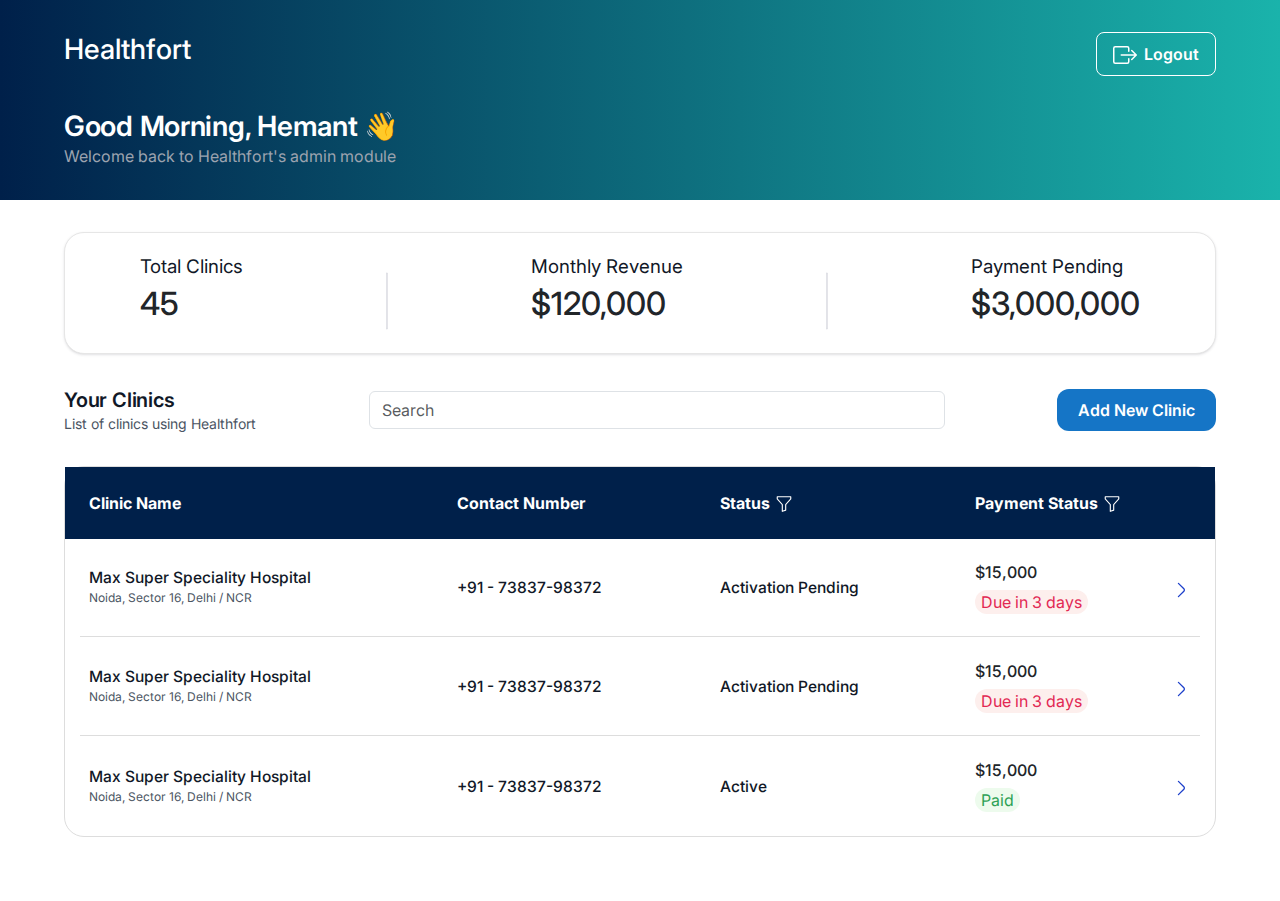
<file: index.html>
<!DOCTYPE html>
<html lang="en">
  <head>
    <meta charset="UTF-8" />
    <meta name="viewport" content="width=device-width, initial-scale=1.0" />
    <title>Admin Dashboard</title>
    <link
      href="https://cdn.jsdelivr.net/npm/bootstrap@5.3.3/dist/css/bootstrap.min.css"
      rel="stylesheet"
      integrity="sha384-QWTKZyjpPEjISv5WaRU9OFeRpok6YctnYmDr5pNlyT2bRjXh0JMhjY6hW+ALEwIH"
      crossorigin="anonymous"
    />
    <link rel="stylesheet" href="css/admin-styles.css" />
    <link rel="stylesheet" href="css/admin-variables.css" />
    <link rel="preconnect" href="https://fonts.googleapis.com" />
    <link rel="preconnect" href="https://fonts.gstatic.com" crossorigin />
    <link
      href="https://fonts.googleapis.com/css2?family=Inter:wght@100..900&display=swap"
      rel="stylesheet"
    />
  </head>
  <body>
    <!-- Empty Modal Div -->
    <div id="modal-container"></div>

    <header class="header-container">
      <div class="nav">
        <h3 class="nav-heading">Healthfort</h3>
        <button class="btn btn-logout" id="logoutBtn">
          <span class="icon-logout">
            <svg
              xmlns="http://www.w3.org/2000/svg"
              width="24"
              height="24"
              fill="currentColor"
              class="bi bi-box-arrow-right"
              viewBox="0 0 16 16"
            >
              <path
                fill-rule="evenodd"
                d="M10 12.5a.5.5 0 0 1-.5.5h-8a.5.5 0 0 1-.5-.5v-9a.5.5 0 0 1 .5-.5h8a.5.5 0 0 1 .5.5v2a.5.5 0 0 0 1 0v-2A1.5 1.5 0 0 0 9.5 2h-8A1.5 1.5 0 0 0 0 3.5v9A1.5 1.5 0 0 0 1.5 14h8a1.5 1.5 0 0 0 1.5-1.5v-2a.5.5 0 0 0-1 0z"
              />
              <path
                fill-rule="evenodd"
                d="M15.854 8.354a.5.5 0 0 0 0-.708l-3-3a.5.5 0 0 0-.708.708L14.293 7.5H5.5a.5.5 0 0 0 0 1h8.793l-2.147 2.146a.5.5 0 0 0 .708.708z"
              />
            </svg>
          </span>
          Logout
        </button>
      </div>

      <div class="welcome-header">
        <div class="header-content">
          <p style="color: white">Good Morning, Hemant &#128075;</p>
          <p>Welcome back to Healthfort's admin module</p>
        </div>
      </div>
    </header>

    <main class="center-area">
      <div class="metrics">
        <div class="clinics">
          <p class="metrics-heading">Total Clinics</p>
          <h2>45</h2>
        </div>
        <svg
          xmlns="http://www.w3.org/2000/svg"
          class="metric-separator"
          viewBox="0 0 2 56"
          fill="none"
        >
          <mask id="path-1-inside-1_232_1969" fill="white">
            <path d="M1.33334 0H0.333344V56H1.33334V0Z" />
          </mask>
          <path
            d="M1.33334 0V-1H2.33334V0H1.33334ZM0.333344 0H-0.666656V-1H0.333344V0ZM0.333344 56V57H-0.666656V56H0.333344ZM1.33334 56H2.33334V57H1.33334V56ZM1.33334 1H0.333344V-1H1.33334V1ZM1.33334 0V56H-0.666656V0H1.33334ZM0.333344 55H1.33334V57H0.333344V55ZM0.333344 56V0H2.33334V56H0.333344Z"
            fill="#ECEDF3"
            mask="url(#path-1-inside-1_232_1969)"
          />
        </svg>
        <div class="monthly-rev">
          <p class="metrics-heading">Monthly Revenue</p>
          <h2>$120,000</h2>
        </div>
        <svg
          xmlns="http://www.w3.org/2000/svg"
          class="metric-separator"
          width="2"
          height="56"
          viewBox="0 0 2 56"
          fill="none"
        >
          <mask id="path-1-inside-1_232_1969" fill="white">
            <path d="M1.33334 0H0.333344V56H1.33334V0Z" />
          </mask>
          <path
            d="M1.33334 0V-1H2.33334V0H1.33334ZM0.333344 0H-0.666656V-1H0.333344V0ZM0.333344 56V57H-0.666656V56H0.333344ZM1.33334 56H2.33334V57H1.33334V56ZM1.33334 1H0.333344V-1H1.33334V1ZM1.33334 0V56H-0.666656V0H1.33334ZM0.333344 55H1.33334V57H0.333344V55ZM0.333344 56V0H2.33334V56H0.333344Z"
            fill="#ECEDF3"
            mask="url(#path-1-inside-1_232_1969)"
          />
        </svg>
        <div class="payment-pending">
          <p class="metrics-heading">Payment Pending</p>
          <h2>$3,000,000</h2>
        </div>
      </div>
      <div class="search-clinic">
        <div class="search-clinic-text">
          <p>Your Clinics</p>
          <p>List of clinics using Healthfort</p>
        </div>
        <div class="search-bar">
          <input type="text" class="form-control" placeholder="Search" />
        </div>
        <a href="/new-clinic.html" class="btn btn-new-clinic">Add New Clinic</a>
      </div>

      <table class="clinic-table">
        <colgroup>
          <col />
          <col />
          <col />
          <col />
        </colgroup>
        <thead>
          <tr>
            <th>Clinic Name</th>
            <th>Contact Number</th>
            <!-- <th>
              <div class="status d-flex align-items-center">
                <p style="margin-right: 5px">Status</p>
                <svg
                  xmlns="http://www.w3.org/2000/svg"
                  width="16"
                  height="16"
                  fill="currentColor"
                  class="bi bi-funnel filter-icon"
                  viewBox="0 0 16 16"
                  id="filterStatus"
                >
                  <path
                    d="M1.5 1.5A.5.5 0 0 1 2 1h12a.5.5 0 0 1 .5.5v2a.5.5 0 0 1-.128.334L10 8.692V13.5a.5.5 0 0 1-.342.474l-3 1A.5.5 0 0 1 6 14.5V8.692L1.628 3.834A.5.5 0 0 1 1.5 3.5zm1 .5v1.308l4.372 4.858A.5.5 0 0 1 7 8.5v5.306l2-.666V8.5a.5.5 0 0 1 .128-.334L13.5 3.308V2z"
                  />
                </svg>
              </div>
            </th> -->
            <th>
              <div class="filter-status d-flex align-items-center">
                <p style="margin-right: 5px">Status</p>
                <div class="dropdown">
                  <a class="dropdown-toggle" href="#" role="button" id="statusDropdown" data-bs-toggle="dropdown" data-bs-auto-close="outside" aria-expanded="false" style="color:white">
                    <svg xmlns="http://www.w3.org/2000/svg" width="18" height="18" fill="currentColor" class="bi bi-funnel filter-icon" viewBox="0 0 16 16">
                      <path d="M1.5 1.5A.5.5 0 0 1 2 1h12a.5.5 0 0 1 .5.5v2a.5.5 0 0 1-.128.334L10 8.692V13.5a.5.5 0 0 1-.342.474l-3 1A.5.5 0 0 1 6 14.5V8.692L1.628 3.834A.5.5 0 0 1 1.5 3.5zm1 .5v1.308l4.372 4.858A.5.5 0 0 1 7 8.5v5.306l2-.666V8.5a.5.5 0 0 1 .128-.334L13.5 3.308V2z"/>
                    </svg>
                  </a>
                  <ul class="dropdown-menu px-4" aria-labelledby="statusDropdown">
                    <li>
                      <div class="dropdown-header modal-title p-0">Show clinics with status</div>
                    </li>
                    <li class="pt-2"><input class="form-check-input" type="checkbox" id="active"><label for="active" class="form-check-label">Active</label></li>
                    <li><input class="form-check-input" type="checkbox" id="activation"><label for="activation" class="form-check-label">Activation Pending</label></li>
                    <li class="pb-3"><input class="form-check-input" type="checkbox" id="expired"><label for="expired" class="form-check-label">Expired</label></li>
                    <!-- <li>
                      <div class="dropdown-divider"></div>
                    </li> -->
                    
                    <div class="dropdown-btns d-flex flex-row justify-content-evenly">
                        <button class="btn btn-cancel" type="button">Cancel</button>
                        <button class="btn btn-accept" type="button">Apply</button>
                    </div>
                    
                  </ul>
                </div>
              </div>
            </th>
            
            <!-- <th>
              <div class="status d-flex align-items-center">
                <p style="margin-right: 5px">Payment Status</p>
                <svg
                  xmlns="http://www.w3.org/2000/svg"
                  width="16"
                  height="16"
                  fill="currentColor"
                  class="bi bi-funnel filter-icon"
                  viewBox="0 0 16 16"
                  id="filterPayment"
                >
                  <path
                    d="M1.5 1.5A.5.5 0 0 1 2 1h12a.5.5 0 0 1 .5.5v2a.5.5 0 0 1-.128.334L10 8.692V13.5a.5.5 0 0 1-.342.474l-3 1A.5.5 0 0 1 6 14.5V8.692L1.628 3.834A.5.5 0 0 1 1.5 3.5zm1 .5v1.308l4.372 4.858A.5.5 0 0 1 7 8.5v5.306l2-.666V8.5a.5.5 0 0 1 .128-.334L13.5 3.308V2z"
                  />
                </svg>
              </div>
            </th> -->

            <th>
              <div class="filter-payment d-flex align-items-center">
                <p style="margin-right: 5px"> Payment Status</p>
                <div class="dropdown">
                  <a class="dropdown-toggle" href="#" role="button" id="statusDropdown" data-bs-toggle="dropdown" data-bs-auto-close="outside" aria-expanded="false" style="color:white">
                    <svg xmlns="http://www.w3.org/2000/svg" width="18" height="18" fill="currentColor" class="bi bi-funnel filter-icon" viewBox="0 0 16 16">
                      <path d="M1.5 1.5A.5.5 0 0 1 2 1h12a.5.5 0 0 1 .5.5v2a.5.5 0 0 1-.128.334L10 8.692V13.5a.5.5 0 0 1-.342.474l-3 1A.5.5 0 0 1 6 14.5V8.692L1.628 3.834A.5.5 0 0 1 1.5 3.5zm1 .5v1.308l4.372 4.858A.5.5 0 0 1 7 8.5v5.306l2-.666V8.5a.5.5 0 0 1 .128-.334L13.5 3.308V2z"/>
                    </svg>
                  </a>
                  <ul class="dropdown-menu px-4" aria-labelledby="statusDropdown">
                    <li>
                      <div class="dropdown-header modal-title p-0">Show clinics with payment</div>
                    </li>
                    <li class="pt-2"><input class="form-check-input" type="checkbox" id="option1"><label for="option1" class="form-check-label">Overdue</label></li>
                    <li><input class="form-check-input" type="checkbox" id="option2"><label for="option2" class="form-check-label">Due this week</label></li>
                    <li><input class="form-check-input" type="checkbox" id="option4"><label for="option4" class="form-check-label">Due this month</label></li>
                    <li><input class="form-check-input" type="checkbox" id="option5"><label for="option5" class="form-check-label">Due this quarter</label></li>
                    <li class="pb-3"><input class="form-check-input" type="checkbox" id="option6"><label for="option6" class="form-check-label">Paid</label></li>
                    
                    
                    <div class="dropdown-btns d-flex flex-row justify-content-evenly">
                        <button class="btn btn-cancel" type="button">Cancel</button>
                        <button class="btn btn-accept" type="button">Apply</button>
                    </div>
                    
                  </ul>
                </div>
              </div>
            </th>
          </tr>
        </thead>
        <tbody>
          <!-- Row 1 -->

          <tr>
            <td>
              <div class="clinic-content">
                <p class="clinic-name">Max Super Speciality Hospital</p>
                <p class="clinic-address">Noida, Sector 16, Delhi / NCR</p>
              </div>
            </td>
            <td class="contact-number">+91 - 73837-98372</td>
            <td class="clinic-status">Activation Pending</td>
            <td>
              <div class="payment-status">
                <div class="payment-info">
                  <h6>$15,000</h6>
                  <div class="payment-chip chip-red">Due in 3 days</div>
                </div>
                <div class="right-arrow">
                  <a href="/clinic-details.html" class="text-decoration-none">
                    <span
                      ><svg
                        xmlns="http://www.w3.org/2000/svg"
                        width="20"
                        height="20"
                        viewBox="0 0 20 20"
                        fill="none"
                      >
                        <path
                          d="M7.42499 16.6L12.8583 11.1667C13.5 10.525 13.5 9.475 12.8583 8.83334L7.42499 3.4"
                          stroke="#1C3FCA"
                          stroke-width="1.3"
                          stroke-miterlimit="10"
                          stroke-linecap="round"
                          stroke-linejoin="round"
                        />
                      </svg>
                    </span>
                  </a>
                </div>
              </div>
            </td>
          </tr>

          <!-- Row 2 -->
          <tr>
            <td>
              <div class="clinic-content">
                <p class="clinic-name">Max Super Speciality Hospital</p>
                <p class="clinic-address">Noida, Sector 16, Delhi / NCR</p>
              </div>
            </td>
            <td class="contact-number">+91 - 73837-98372</td>
            <td class="clinic-status">Activation Pending</td>
            <td>
              <div class="payment-status">
                <div class="payment-info">
                  <h6>$15,000</h6>
                  <div class="payment-chip chip-red">Due in 3 days</div>
                </div>
                <div class="right-arrow">
                  <a href="/clinic-details.html" class="text-decoration-none">
                    <span
                      ><svg
                        xmlns="http://www.w3.org/2000/svg"
                        width="20"
                        height="20"
                        viewBox="0 0 20 20"
                        fill="none"
                      >
                        <path
                          d="M7.42499 16.6L12.8583 11.1667C13.5 10.525 13.5 9.475 12.8583 8.83334L7.42499 3.4"
                          stroke="#1C3FCA"
                          stroke-width="1.3"
                          stroke-miterlimit="10"
                          stroke-linecap="round"
                          stroke-linejoin="round"
                        />
                      </svg>
                    </span>
                  </a>
                </div>
              </div>
            </td>
          </tr>

          <!-- Row 3 -->
          <tr>
            <td>
              <div class="clinic-content">
                <p class="clinic-name">Max Super Speciality Hospital</p>
                <p class="clinic-address">Noida, Sector 16, Delhi / NCR</p>
              </div>
            </td>
            <td class="contact-number">+91 - 73837-98372</td>
            <td class="clinic-status">Active</td>
            <td>
              <div class="payment-status">
                <div class="payment-info">
                  <h6>$15,000</h6>
                  <div class="payment-chip chip-green">Paid</div>
                </div>
                <div class="right-arrow">
                  <a href="/clinic-details.html" class="text-decoration-none">
                    <span
                      ><svg
                        xmlns="http://www.w3.org/2000/svg"
                        width="20"
                        height="20"
                        viewBox="0 0 20 20"
                        fill="none"
                      >
                        <path
                          d="M7.42499 16.6L12.8583 11.1667C13.5 10.525 13.5 9.475 12.8583 8.83334L7.42499 3.4"
                          stroke="#1C3FCA"
                          stroke-width="1.3"
                          stroke-miterlimit="10"
                          stroke-linecap="round"
                          stroke-linejoin="round"
                        />
                      </svg>
                    </span>
                  </a>
                </div>
              </div>
            </td>
          </tr>
        </tbody>
      </table>

      <!-- Modal HTML -->
      <!-- <div
        class="modal fade"
        id="filterModal"
        tabindex="-1"
        aria-labelledby="filterModalLabel"
        aria-hidden="true"
      >
        <div class="modal-dialog filter-modal-dialog">
          <div class="modal-content">
            <div class="modal-header">
              <h5 class="modal-title" id="filterModalHeader"></h5>
              <button
                type="button"
                class="btn-close"
                data-bs-dismiss="modal"
                aria-label="Close"
              ></button>
            </div>
            <div class="modal-body" id="filterModalContent">
              
            </div>
            <div class="modal-footer">
              <button
                type="button"
                class="btn btn-cancel"
                data-bs-dismiss="modal"
              >
                Cancel
              </button>
              <button type="button" class="btn btn-accept" id="applyFilterBtn">
                Apply
              </button>
            </div>
          </div>
        </div>
      </div> -->
      
    </main>

    <script
      src="https://cdn.jsdelivr.net/npm/bootstrap@5.3.3/dist/js/bootstrap.bundle.min.js"
      integrity="sha384-YvpcrYf0tY3lHB60NNkmXc5s9fDVZLESaAA55NDzOxhy9GkcIdslK1eN7N6jIeHz"
      crossorigin="anonymous"
    ></script>
    <script src="js/modal.js"></script>
    <!-- <script src="js/modal-filter.js"></script> -->
  </body>
</html>
</file>
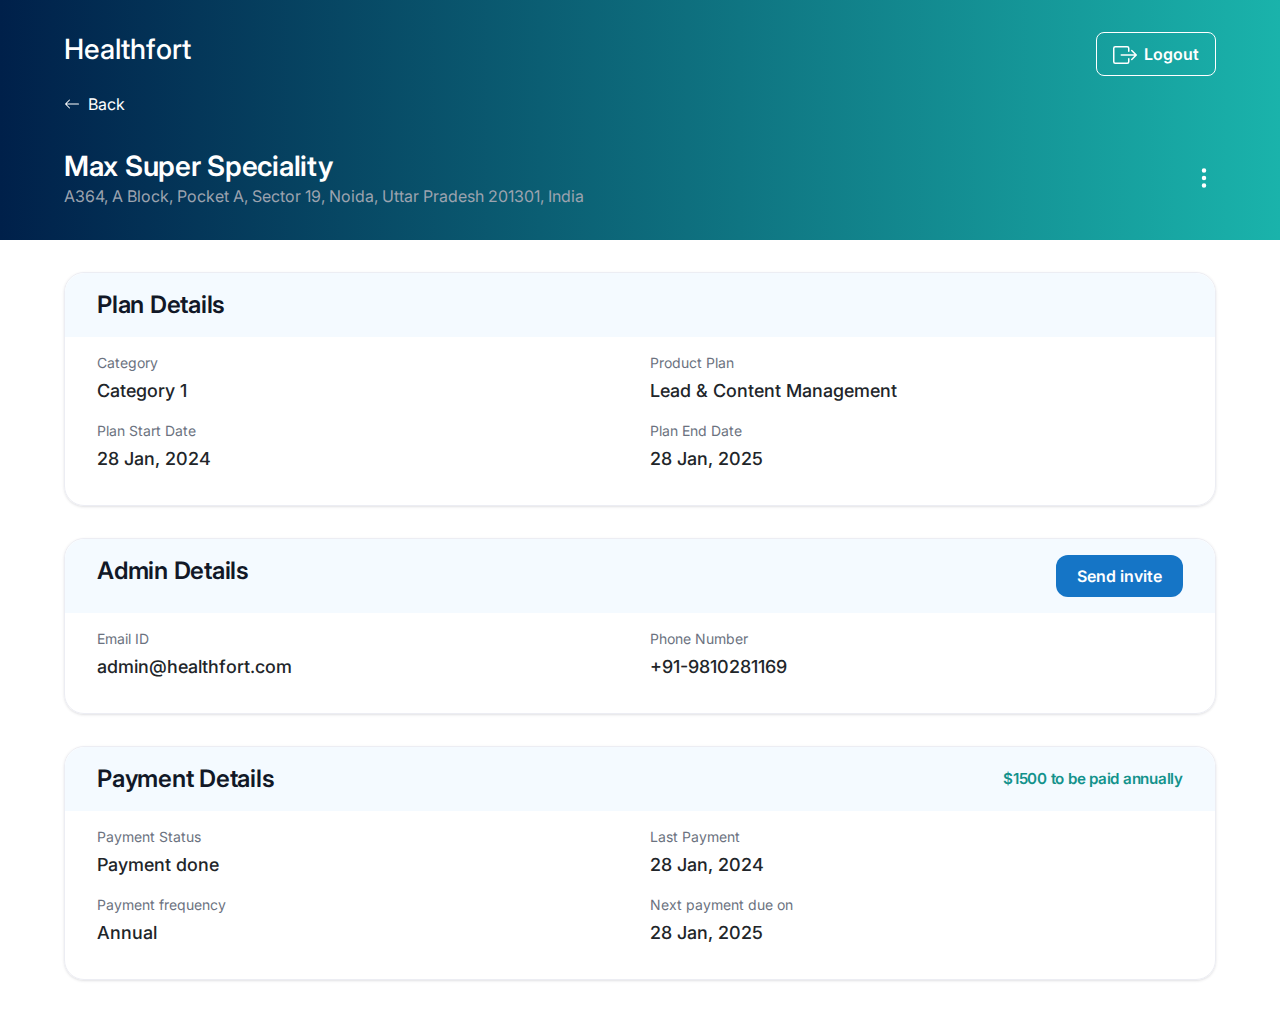
<file: clinic-details.html>
<!DOCTYPE html>
<html lang="en">
  <head>
    <meta charset="UTF-8" />
    <meta name="viewport" content="width=device-width, initial-scale=1.0" />
    <title>Clinic Details</title>
    <link
      href="https://cdn.jsdelivr.net/npm/bootstrap@5.3.3/dist/css/bootstrap.min.css"
      rel="stylesheet"
      integrity="sha384-QWTKZyjpPEjISv5WaRU9OFeRpok6YctnYmDr5pNlyT2bRjXh0JMhjY6hW+ALEwIH"
      crossorigin="anonymous"
    />
    <link rel="stylesheet" href="css/admin-styles.css" />
    <link rel="stylesheet" href="css/admin-variables.css" />
    <link rel="preconnect" href="https://fonts.googleapis.com" />
    <link rel="preconnect" href="https://fonts.gstatic.com" crossorigin />
    <link
      href="https://fonts.googleapis.com/css2?family=Inter:wght@100..900&display=swap"
      rel="stylesheet"
    />
  </head>
  <body>

    
      <!-- Empty Modal Div -->
      <div id="modal-container"></div>
  

    <header class="header-container">
        <div class="nav">
            <h3 class="nav-heading"> Healthfort</h3>
            <button class="btn btn-logout" id="logoutBtn"> <span class="icon-logout"> <svg xmlns="http://www.w3.org/2000/svg" width="24" height="24" fill="currentColor" class="bi bi-box-arrow-right" viewBox="0 0 16 16">
                <path fill-rule="evenodd" d="M10 12.5a.5.5 0 0 1-.5.5h-8a.5.5 0 0 1-.5-.5v-9a.5.5 0 0 1 .5-.5h8a.5.5 0 0 1 .5.5v2a.5.5 0 0 0 1 0v-2A1.5 1.5 0 0 0 9.5 2h-8A1.5 1.5 0 0 0 0 3.5v9A1.5 1.5 0 0 0 1.5 14h8a1.5 1.5 0 0 0 1.5-1.5v-2a.5.5 0 0 0-1 0z"/>
                <path fill-rule="evenodd" d="M15.854 8.354a.5.5 0 0 0 0-.708l-3-3a.5.5 0 0 0-.708.708L14.293 7.5H5.5a.5.5 0 0 0 0 1h8.793l-2.147 2.146a.5.5 0 0 0 .708.708z"/>
              </svg> </span> Logout </button>
        </div>
        <div class="back-to-dash mt-3">
          <a href="/index.html" class="text-decoration-none d-flex align-items-center" style="color: white;">
            <svg xmlns="http://www.w3.org/2000/svg" width="16" height="16" fill="currentColor" class="bi bi-arrow-left mr-2 me-2" viewBox="0 0 16 16">
              <path fill-rule="evenodd" d="M15 8a.5.5 0 0 0-.5-.5H2.707l3.147-3.146a.5.5 0 1 0-.708-.708l-4 4a.5.5 0 0 0 0 .708l4 4a.5.5 0 0 0 .708-.708L2.707 8.5H14.5A.5.5 0 0 0 15 8" />
            </svg>
            Back
          </a>
        </div>
        <div class="clinic-details-header">
          <div class="header-content">
            <p> Max Super Speciality </p>
            <p> A364, A Block, Pocket A, Sector 19, Noida, Uttar Pradesh 201301, India </p>
          </div>
          <div class="dropdown">
            <a class="dropdown-toggle" style="color:white" href="#" data-bs-toggle="dropdown" aria-expanded="false">
              <span><svg xmlns="http://www.w3.org/2000/svg" width="24" height="36" fill="currentColor" class="bi bi-three-dots-vertical" viewBox="0 0 16 16">
                <path d="M9.5 13a1.5 1.5 0 1 1-3 0 1.5 1.5 0 0 1 3 0m0-5a1.5 1.5 0 1 1-3 0 1.5 1.5 0 0 1 3 0m0-5a1.5 1.5 0 1 1-3 0 1.5 1.5 0 0 1 3 0"/>
              </svg></span>
            </a>
          
            <ul class="dropdown-menu mt-3">
              <li><a class="dropdown-item" href="/edit-clinic.html">Update Details</a></li>
              <li><a class="dropdown-item" href="#">Deactivate Clinic</a></li>
              <li><a class="dropdown-item" href="#">Remove Clinic</a></li>
            </ul>
          </div>
          
           
        </div>

        
    </header>


    <main>
      <div class="plan-details sub-div">
        <div class="plan-heading">
          <p> Plan Details </p>
        </div>
        <div class="plan-content">
          <div class="plan-inner">
            <p> Category  </p>
            <p> Category 1 </p>
          </div>
          <div class="plan-inner">
            <p> Product Plan </p>
            <p> Lead & Content Management </p>
          </div>
          <div class="plan-inner">
            <p> Plan Start Date </p>
            <p> 28 Jan, 2024 </p>
          </div>
          <div class="plan-inner">
            <p> Plan End Date </p>
            <p> 28 Jan, 2025 </p>
          </div>
        </div>
      </div>
      <div class="admin-details sub-div">
        <div class="plan-heading d-flex justify-content-between">
          <p> Admin Details </p>
          <button class="btn btn-new-clinic" id="confirmInviteBtn"> Send invite </button>
        </div>
        <div class="plan-content">
          <div class="plan-inner">
            <p> Email ID </p>
            <p> admin@healthfort.com </p>
          </div>
          <div class="plan-inner">
            <p> Phone Number </p>
            <p> +91-9810281169 </p>
          </div>
        </div>
      </div>






      <div class="payment-details sub-div">
        <div class="plan-heading d-flex justify-content-between">
          <p> Payment Details </p>
          <p style="color:#13928C; font-size: 0.95rem;"> $1500 to be paid annually</p>
        </div>
        <div class="plan-content">
          <div class="plan-inner">
            <p> Payment Status </p>
            <p> Payment done </p>
          </div>
          <div class="plan-inner">
            <p> Last Payment </p>
            <p> 28 Jan, 2024 </p>
          </div>
          <div class="plan-inner">
            <p> Payment frequency </p>
            <p> Annual </p>
          </div>
          <div class="plan-inner">
            <p> Next payment due on </p>
            <p> 28 Jan, 2025 </p>
          </div>
        </div>
      </div>
    </main>



    <script
      src="https://cdn.jsdelivr.net/npm/bootstrap@5.3.3/dist/js/bootstrap.bundle.min.js"
      integrity="sha384-YvpcrYf0tY3lHB60NNkmXc5s9fDVZLESaAA55NDzOxhy9GkcIdslK1eN7N6jIeHz"
      crossorigin="anonymous"
    ></script>
    <script src="js/modal.js"></script>
  </body>
</html>
</file>
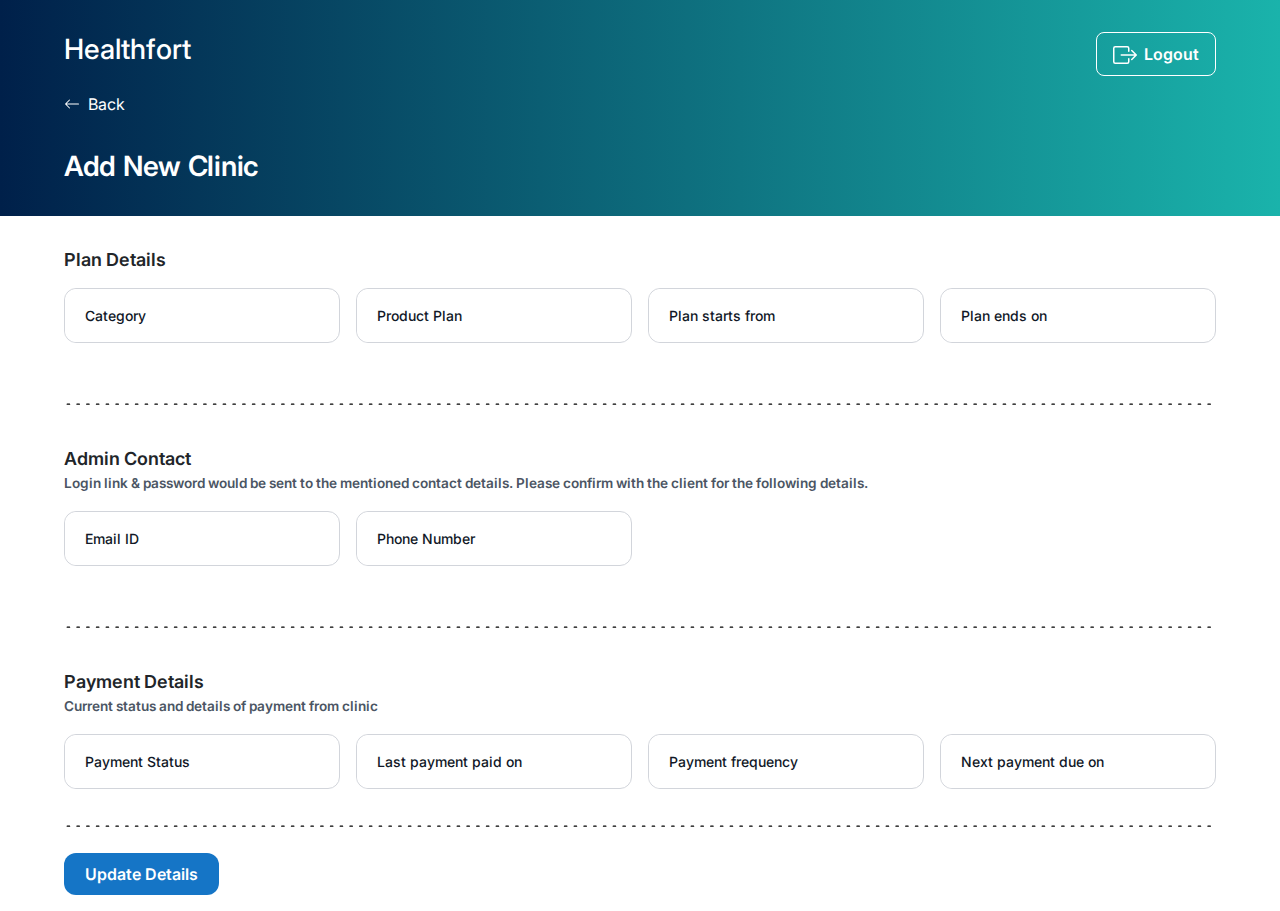
<file: edit-clinic.html>
<!DOCTYPE html>
<html lang="en">
  <head>
    <meta charset="UTF-8" />
    <meta name="viewport" content="width=device-width, initial-scale=1.0" />
    <title>Edit Clinic</title>
    <link
      href="https://cdn.jsdelivr.net/npm/bootstrap@5.3.3/dist/css/bootstrap.min.css"
      rel="stylesheet"
      integrity="sha384-QWTKZyjpPEjISv5WaRU9OFeRpok6YctnYmDr5pNlyT2bRjXh0JMhjY6hW+ALEwIH"
      crossorigin="anonymous"
    />
    <link rel="stylesheet" href="css/admin-styles.css" />
    <link rel="stylesheet" href="css/admin-variables.css" />
    <link rel="preconnect" href="https://fonts.googleapis.com" />
    <link rel="preconnect" href="https://fonts.gstatic.com" crossorigin />
    <link
      href="https://fonts.googleapis.com/css2?family=Inter:wght@100..900&display=swap"
      rel="stylesheet"
    />
  </head>
  <body>

    <!-- Empty Modal Div -->
    <div id="modal-container"></div>

    <header class="header-container">
      <div class="nav">
        <h3 class="nav-heading">Healthfort</h3>
        <button class="btn btn-logout" id="logoutBtn">
          <span class="icon-logout">
            <svg
              xmlns="http://www.w3.org/2000/svg"
              width="24"
              height="24"
              fill="currentColor"
              class="bi bi-box-arrow-right"
              viewBox="0 0 16 16"
            >
              <path
                fill-rule="evenodd"
                d="M10 12.5a.5.5 0 0 1-.5.5h-8a.5.5 0 0 1-.5-.5v-9a.5.5 0 0 1 .5-.5h8a.5.5 0 0 1 .5.5v2a.5.5 0 0 0 1 0v-2A1.5 1.5 0 0 0 9.5 2h-8A1.5 1.5 0 0 0 0 3.5v9A1.5 1.5 0 0 0 1.5 14h8a1.5 1.5 0 0 0 1.5-1.5v-2a.5.5 0 0 0-1 0z"
              />
              <path
                fill-rule="evenodd"
                d="M15.854 8.354a.5.5 0 0 0 0-.708l-3-3a.5.5 0 0 0-.708.708L14.293 7.5H5.5a.5.5 0 0 0 0 1h8.793l-2.147 2.146a.5.5 0 0 0 .708.708z"
              />
            </svg>
          </span>
          Logout
        </button>
      </div>
      <div class="back-to-dash mt-3">
        <a href="/index.html" class="text-decoration-none d-flex align-items-center" style="color: white;">
          <svg xmlns="http://www.w3.org/2000/svg" width="16" height="16" fill="currentColor" class="bi bi-arrow-left mr-2 me-2" viewBox="0 0 16 16">
            <path fill-rule="evenodd" d="M15 8a.5.5 0 0 0-.5-.5H2.707l3.147-3.146a.5.5 0 1 0-.708-.708l-4 4a.5.5 0 0 0 0 .708l4 4a.5.5 0 0 0 .708-.708L2.707 8.5H14.5A.5.5 0 0 0 15 8" />
          </svg>
          Back
        </a>
      </div>

      <div class="new-clinic-header">
        <div class="header-content">
          <p style="color: white">Add New Clinic</p>
        </div>
      </div>
    </header>

    <main>
      <div class="add-plan new-clinic-sub">
        <p class="mb-3">Plan Details</p>

        <div class="input-four-grid mb-3">
          <div class="input-with-icon">
            <input type="text" placeholder="Category" />
          </div>
          <div class="input-with-icon">
            <input type="text" placeholder="Product Plan" />
          </div>
          <div class="input-with-icon">
            <input type="text" placeholder="Plan starts from" />
          </div>
          <div class="input-with-icon">
            <input type="text" placeholder="Plan ends on" />
          </div>
        </div>
      </div>
      <svg
        xmlns="http://www.w3.org/2000/svg"
        class="divider"
        viewBox="0 0 942 2"
        fill="none"
      >
        <path
          d="M1 1H941"
          stroke="black"
          stroke-linecap="round"
          stroke-linejoin="round"
          stroke-dasharray="2 6"
        />
      </svg>
      <div class="add-admin new-clinic-sub">
        <p>Admin Contact</p>
        <p class="mb-3" style="font-size: 0.85rem; color: var(--color-neutral)">
          Login link & password would be sent to the mentioned contact details.
          Please confirm with the client for the following details.
        </p>
        <div class="input-four-grid mb-3">
          <div class="input-with-icon">
            <input type="text" placeholder="Email ID" />
          </div>
          <div class="input-with-icon">
            <input type="text" placeholder="Phone Number" />
          </div>
        </div>
      </div>

      <svg
        xmlns="http://www.w3.org/2000/svg"
        class="divider"
        viewBox="0 0 942 2"
        fill="none"
      >
        <path
          d="M1 1H941"
          stroke="black"
          stroke-linecap="round"
          stroke-linejoin="round"
          stroke-dasharray="2 6"
        />
      </svg>
      <div class="add-payment new-clinic-sub">
        <p>Payment Details</p>
        <p class="mb-3" style="font-size: 0.85rem; color: var(--color-neutral)">
          Current status and details of payment from clinic
        </p>
        <div class="input-four-grid mb-3">
          <div class="input-with-icon">
            <input type="text" placeholder="Payment Status" />
          </div>
          <div class="input-with-icon">
            <input type="text" placeholder="Last payment paid on" />
          </div>
          <div class="input-with-icon">
            <input type="text" placeholder="Payment frequency" />
          </div>
          <div class="input-with-icon">
            <input type="text" placeholder="Next payment due on" />
          </div>
        </div>
      </div>
      <svg
        xmlns="http://www.w3.org/2000/svg"
        class="divider"
        viewBox="0 0 942 2"
        fill="none"
      >
        <path
          d="M1 1H941"
          stroke="black"
          stroke-linecap="round"
          stroke-linejoin="round"
          stroke-dasharray="2 6"
        />
      </svg>
      <button
        class="btn btn-new-clinic"
        style="margin: 1rem 4rem;"
        id="confirmEditBtn"
      >
        Update Details
      </button>

    </main>

    <script
      src="https://cdn.jsdelivr.net/npm/bootstrap@5.3.3/dist/js/bootstrap.bundle.min.js"
      integrity="sha384-YvpcrYf0tY3lHB60NNkmXc5s9fDVZLESaAA55NDzOxhy9GkcIdslK1eN7N6jIeHz"
      crossorigin="anonymous"
    ></script>
    <script src="js/modal.js"></script>
  </body>
</html>
</file>
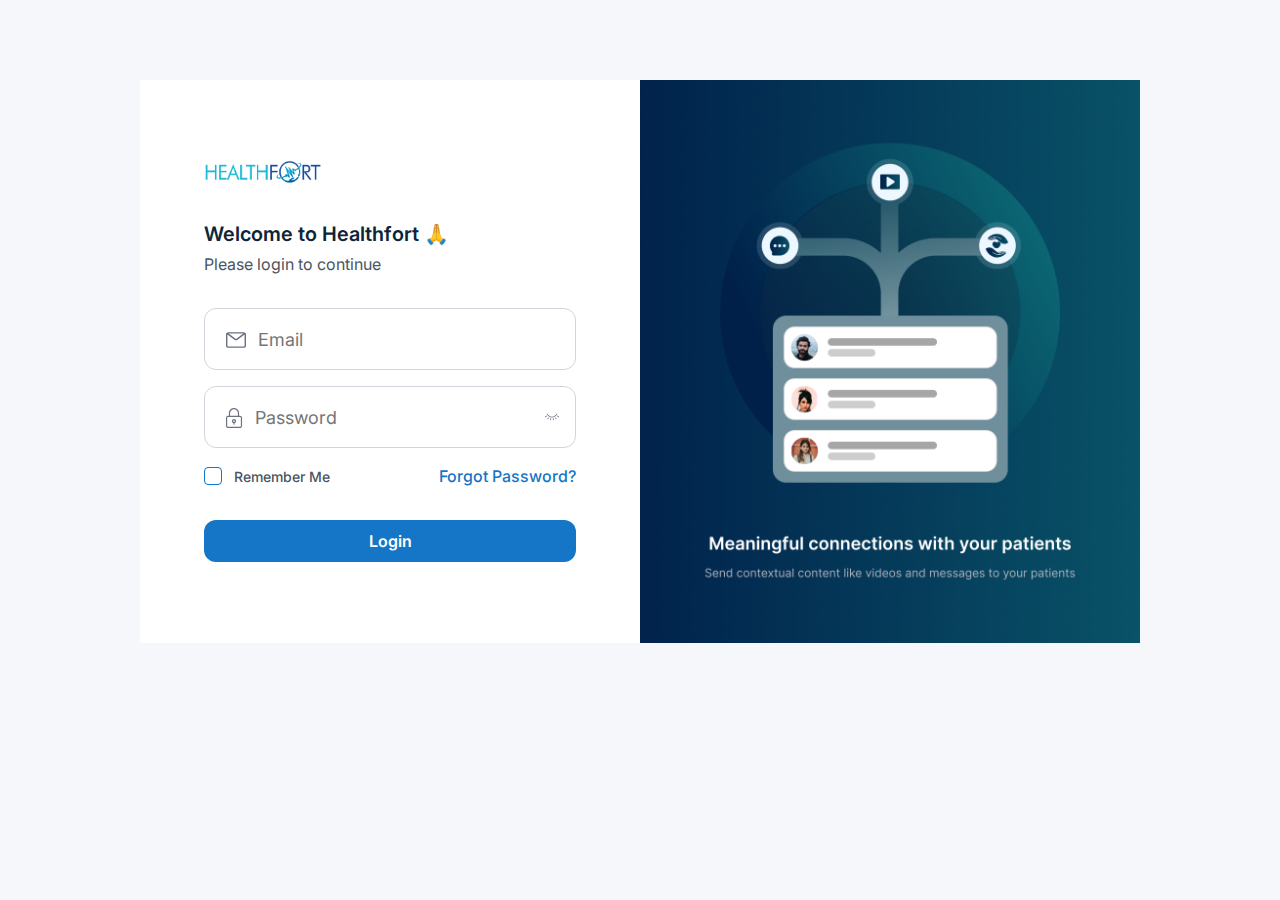
<file: login.html>
<!DOCTYPE html>
<html lang="en">
  <head>
    <meta charset="UTF-8" />
    <meta name="viewport" content="width=device-width, initial-scale=1.0" />
    <title>Login Page</title>
    <link
      href="https://cdn.jsdelivr.net/npm/bootstrap@5.3.3/dist/css/bootstrap.min.css"
      rel="stylesheet"
      integrity="sha384-QWTKZyjpPEjISv5WaRU9OFeRpok6YctnYmDr5pNlyT2bRjXh0JMhjY6hW+ALEwIH"
      crossorigin="anonymous"
    />
    <link rel="stylesheet" href="css/login-styles.css" />
    <link rel="stylesheet" href="css/login-variables.css" />
    <link rel="preconnect" href="https://fonts.googleapis.com" />
    <link rel="preconnect" href="https://fonts.gstatic.com" crossorigin />
    <link
      href="https://fonts.googleapis.com/css2?family=Inter:wght@100..900&display=swap"
      rel="stylesheet"
    />
  </head>
  <body>
    <section class="main-container">
      <div class="login-container">
        <div class="left-container">
          <img class="img-fluid logo" src="images/logo.png" alt="Logo" />
          <div class="headings">
            <p class="main-heading">Welcome to Healthfort &#128591; </p>
            <p class="secondary-heading">Please login to continue</p>
          </div>
          
          <div class="login-form">
            <div class="input-with-icon">
              <span class="login-icon"> <svg xmlns="http://www.w3.org/2000/svg" width="20" height="16" viewBox="0 0 20 16" fill="none">
                <path d="M17.8571 0.142822H2.14286C0.9616 0.142822 0 1.10442 0 2.28568V13.7143C0 14.8955 0.9616 15.8571 2.14286 15.8571H17.8571C19.0384 15.8571 20 14.8955 20 13.7143V2.28568C20 1.10442 19.0384 0.142822 17.8571 0.142822ZM17.3813 1.57139L10.4295 6.78557C10.1768 6.97485 9.82414 6.97485 9.57145 6.78557L2.61877 1.57139H17.3813ZM17.8571 14.4285H2.14286C1.74821 14.4285 1.42857 14.108 1.42857 13.7143V2.46419L8.71429 7.92842C9.09195 8.21235 9.54642 8.35432 10 8.35432C10.4536 8.35432 10.908 8.21236 11.2857 7.92842L18.5714 2.46419V13.7143C18.5714 14.108 18.2518 14.4285 17.8571 14.4285Z" fill="#6B7280"/>
              </svg></span>
              <input id="emailInput" type="email" placeholder="Email" />
            </div>
            <div id="emailError" class="error-message">
              Please enter a valid email address
            </div>
            <div class="input-with-icon">
              <span class="login-icon"> <svg xmlns="http://www.w3.org/2000/svg" width="17" height="20" viewBox="0 0 17 20" fill="none">
                <path fill-rule="evenodd" clip-rule="evenodd" d="M7.96875 0C5.15195 0 2.8665 2.28038 2.8665 5.09306V7.82054H2.11972C0.957177 7.82054 0 8.77245 0 9.93451V17.886C0 19.0481 0.957175 20 2.11972 20H13.9212C15.0837 20 16.0363 19.0481 16.0363 17.886V9.93451C16.0363 8.77245 15.0837 7.82054 13.9212 7.82054H13.0744V5.09306C13.0744 2.28038 10.7855 0 7.96875 0ZM7.96875 1.17647C10.1555 1.17647 11.898 2.91318 11.898 5.09306V7.82054H4.04297V5.09306C4.04297 2.91318 5.78198 1.17647 7.96875 1.17647ZM2.11972 8.99701H3.45243H12.4839H13.9212C14.4537 8.99701 14.8598 9.40525 14.8598 9.93451V17.886C14.8598 18.4153 14.4537 18.8235 13.9212 18.8235H2.11972C1.5872 18.8235 1.17647 18.4153 1.17647 17.886V9.93451C1.17647 9.40525 1.5872 8.99701 2.11972 8.99701ZM8.02045 11.0811C6.89515 11.0811 5.96622 12.0058 5.96622 13.1307C5.96622 14.051 6.58773 14.8339 7.42992 15.0885V16.1535C7.43022 16.2307 7.44573 16.3072 7.47557 16.3784C7.50541 16.4497 7.549 16.5144 7.60383 16.5688C7.65867 16.6232 7.72368 16.6663 7.79517 16.6955C7.86665 16.7248 7.9432 16.7397 8.02045 16.7394C8.17566 16.7388 8.32435 16.6769 8.4341 16.5671C8.54385 16.4574 8.60578 16.3087 8.60639 16.1535V15.0896C9.44929 14.8362 10.0701 14.0523 10.0701 13.1307C10.0701 12.0058 9.14576 11.0811 8.02045 11.0811ZM8.02045 12.2576C8.51135 12.2576 8.89361 12.643 8.89361 13.1307C8.89361 13.6185 8.51135 13.9993 8.02045 13.9993C7.52956 13.9993 7.14269 13.6185 7.14269 13.1307C7.14269 12.643 7.52956 12.2576 8.02045 12.2576Z" fill="#6B7280"/>
              </svg></span>
              <input id="password" type="password" placeholder="Password" style="flex-grow:1" />
              <svg xmlns="http://www.w3.org/2000/svg" width="20" height="14" viewBox="0 0 20 14" fill="none" id="showPassword" style="display: none;">
                <path fill-rule="evenodd" clip-rule="evenodd" d="M10 0.825806C14.1545 0.825806 17.689 3.80543 19.4263 5.58271C20.1912 6.36261 20.1912 7.63495 19.4263 8.41735C17.689 10.1946 14.1545 13.1743 10 13.1743C5.84552 13.1743 2.31096 10.1946 0.573678 8.41735C-0.191226 7.63745 -0.191226 6.36511 0.573678 5.58271C2.31096 3.80543 5.84552 0.825806 10 0.825806ZM10.0025 12.0944C13.7595 12.0944 17.0366 9.31724 18.6539 7.66245C19.0114 7.29749 19.0114 6.70257 18.6539 6.33761C17.0366 4.68282 13.7595 1.90567 10.0025 1.90567C6.24547 1.90567 2.96838 4.68282 1.35108 6.33761C0.993625 6.70507 0.993625 7.29749 1.35108 7.66245C2.96838 9.31724 6.24547 12.0944 10.0025 12.0944ZM9.99998 2.52559C7.53279 2.52559 5.52554 4.53284 5.52554 7.00003C5.52554 9.46722 7.53279 11.4745 9.99998 11.4745C12.4672 11.4745 14.4744 9.46722 14.4744 7.00003C14.4744 4.53284 12.4672 2.52559 9.99998 2.52559ZM9.99998 10.3921C8.13021 10.3921 6.6079 8.86979 6.6079 7.00003C6.6079 5.13026 8.13021 3.60795 9.99998 3.60795C11.8697 3.60795 13.3921 5.13026 13.3921 7.00003C13.3921 8.86979 11.8697 10.3921 9.99998 10.3921ZM9.99998 4.95529C8.87013 4.95529 7.95524 5.87018 7.95524 7.00004C7.95524 8.12989 8.87013 9.04478 9.99998 9.04478C11.1298 9.04478 12.0447 8.12989 12.0447 7.00004C12.0447 5.87018 11.1298 4.95529 9.99998 4.95529Z" fill="#6B7280"/>
              </svg>
              <svg xmlns="http://www.w3.org/2000/svg" width="20" height="14" viewBox="0 0 20 10" fill="none" id="hidePassword">
                <path d="M18.0617 3.13708C18.1976 3.13708 18.3335 3.18238 18.4241 3.27296L19.7601 4.31464C20.0319 4.51845 20.0772 4.90342 19.8734 5.17516C19.6696 5.4469 19.2846 5.49219 19.0128 5.28839L17.6768 4.20141C17.405 3.9976 17.3597 3.61264 17.5635 3.34089C17.6994 3.20502 17.8806 3.13708 18.0617 3.13708Z" fill="#6B7280"/>
                <path d="M15.2084 5.65063C15.4122 5.65063 15.616 5.76386 15.7292 5.94502L16.5898 7.41697C16.7709 7.71135 16.6577 8.07368 16.3859 8.25484C16.0916 8.436 15.7292 8.32278 15.5481 8.05103L14.6876 6.57909C14.5064 6.2847 14.6196 5.92238 14.8914 5.74122C15.0046 5.67328 15.1178 5.65063 15.2084 5.65063Z" fill="#6B7280"/>
                <path d="M11.8116 6.89612C12.106 6.89612 12.3551 7.09993 12.4004 7.39431L12.6948 9.07006C12.7627 9.40974 12.5363 9.70413 12.1966 9.77207C11.8796 9.84 11.5625 9.61355 11.5173 9.29652L11.2229 7.62077C11.1549 7.28109 11.3814 6.9867 11.7211 6.91876C11.7437 6.89612 11.7664 6.89612 11.8116 6.89612Z" fill="#6B7280"/>
                <path d="M8.21102 6.89612C8.25631 6.89612 8.27896 6.89612 8.32425 6.89612C8.66393 6.96405 8.86774 7.28109 8.82245 7.59812L8.52806 9.27387C8.46012 9.61355 8.14309 9.81736 7.82605 9.77207C7.48638 9.70413 7.28257 9.40974 7.32786 9.07006L7.62225 7.39431C7.66754 7.09993 7.91664 6.89612 8.21102 6.89612Z" fill="#6B7280"/>
                <path d="M4.81423 5.65063C4.92746 5.65063 5.01804 5.67328 5.13127 5.74122C5.42565 5.92238 5.51624 6.2847 5.33507 6.57909L4.45191 8.02839C4.27075 8.32278 3.90842 8.41336 3.61403 8.2322C3.31964 8.05103 3.22906 7.68871 3.41022 7.39432L4.27075 5.92238C4.40662 5.74122 4.58778 5.65063 4.81423 5.65063Z" fill="#6B7280"/>
                <path d="M1.96093 3.13708C2.14209 3.13708 2.32325 3.22767 2.43648 3.36354C2.64029 3.63528 2.59499 3.99761 2.32325 4.22406L0.98718 5.26574C0.715436 5.46955 0.330467 5.42426 0.126659 5.15251C-0.0771485 4.88077 -0.031858 4.51845 0.239885 4.29199L1.57596 3.25031C1.68918 3.15973 1.82506 3.13708 1.96093 3.13708Z" fill="#6B7280"/>
                <path d="M9.99999 4.51842C6.89759 4.51842 4.51983 2.2539 3.38757 0.21582L2.32324 0.781952C3.99899 3.79377 6.98817 5.74127 9.99999 5.74127C13.0345 5.74127 16.0236 3.81642 17.6767 0.781952L16.6124 0.21582C15.4801 2.2539 13.125 4.51842 9.99999 4.51842Z" fill="#6B7280"/>
              </svg>
            </div>
            <div id="passwordError" class="error-message">
              Please enter a password
            </div>
            <div class="additional-options">
                <div class="remember-me d-flex align-items-center">
                  <input type="checkbox" id="remember-me" class="form-check-input">
                  <label for="remember-me" style="color:#4B5563; font-weight: 500; font-size:0.875rem;">
                     Remember Me
                  </label>
                </div>
                <div class="forgot-password">
                  <a href="#" style="text-decoration: none; color: var(--color-cta); font-weight: 500;">Forgot Password?</a>
                </div>
            </div>
          </div>

          <button onclick="validateLoginForm()" class="btn btn-login" style="padding:0.5rem 1.25rem; border-radius: 0.75rem;">Login</button>
        </div>
        <div class="right-container">
          <img class="img-fluid" src="images/login.png" alt="Login Image" />
        </div>
      </div>
    </section>

    <script
      src="https://cdn.jsdelivr.net/npm/bootstrap@5.3.3/dist/js/bootstrap.bundle.min.js"
      integrity="sha384-YvpcrYf0tY3lHB60NNkmXc5s9fDVZLESaAA55NDzOxhy9GkcIdslK1eN7N6jIeHz"
      crossorigin="anonymous"
    ></script>
    <script src="js/login.js"></script>
  </body>
</html>
</file>
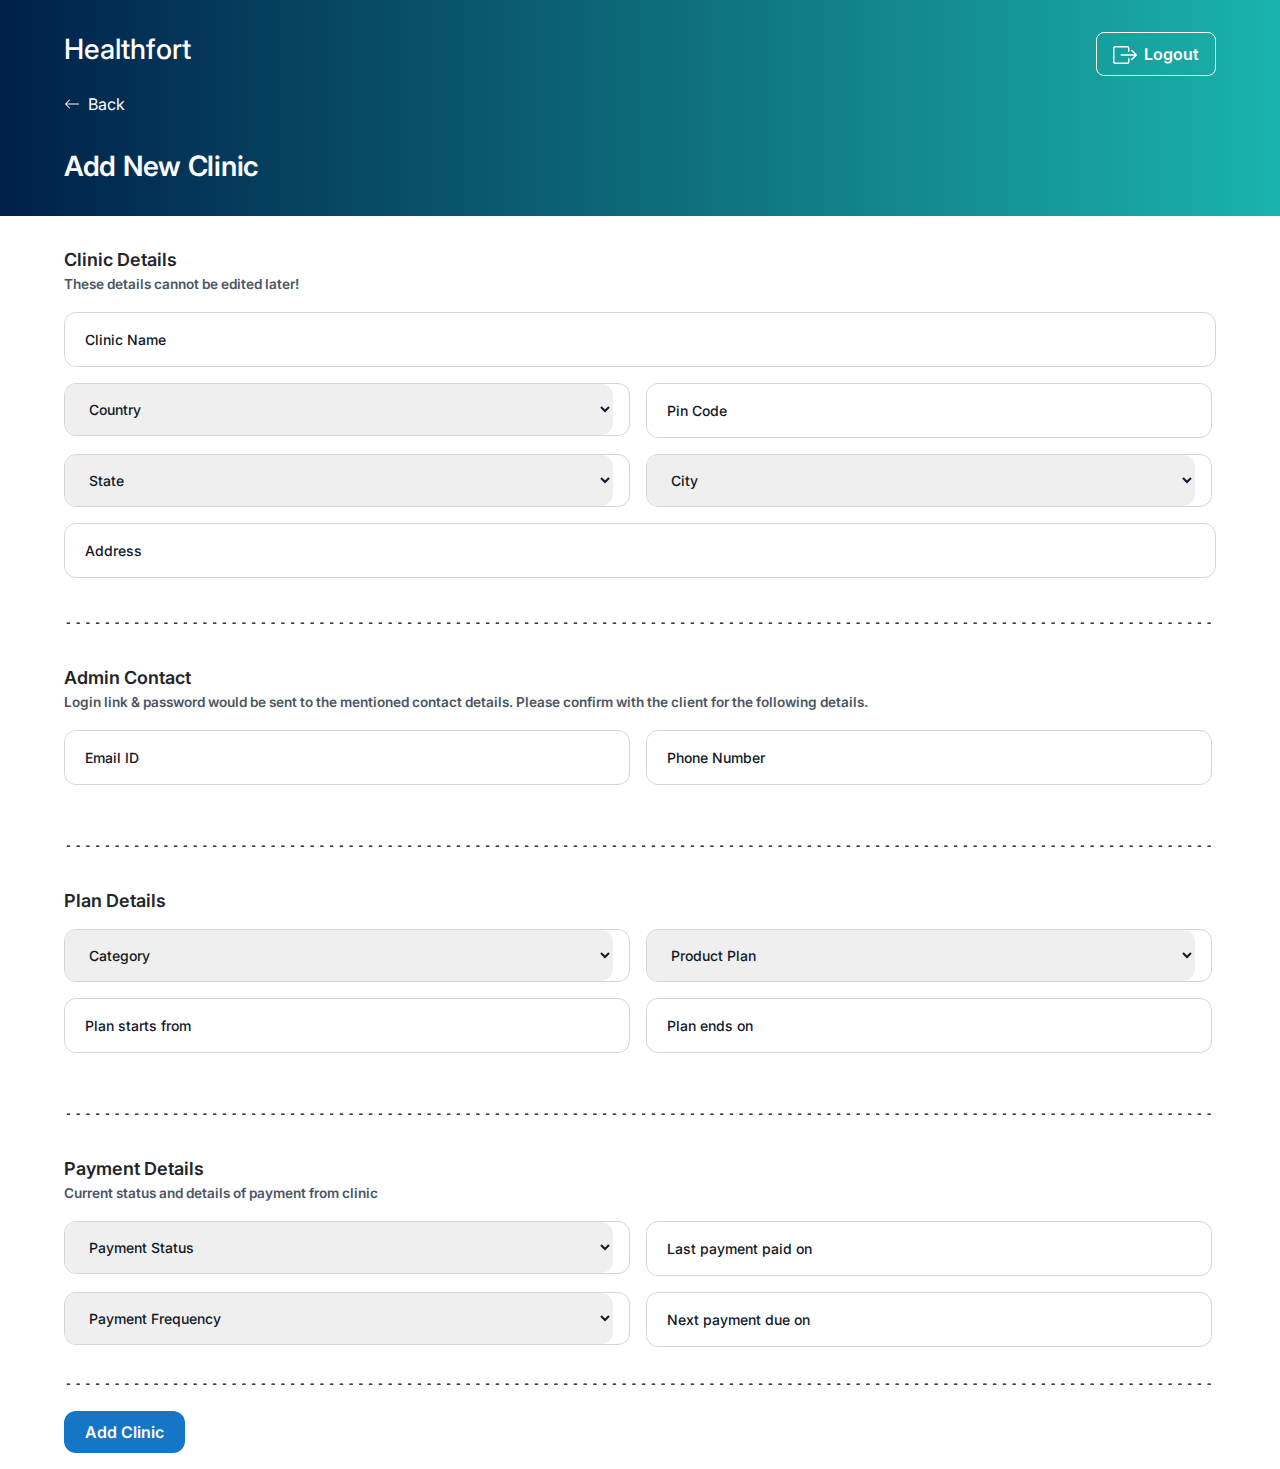
<file: new-clinic.html>
<!DOCTYPE html>
<html lang="en">
  <head>
    <meta charset="UTF-8" />
    <meta name="viewport" content="width=device-width, initial-scale=1.0" />
    <title>Add New Clinic</title>
    <link
      href="https://cdn.jsdelivr.net/npm/bootstrap@5.3.3/dist/css/bootstrap.min.css"
      rel="stylesheet"
      integrity="sha384-QWTKZyjpPEjISv5WaRU9OFeRpok6YctnYmDr5pNlyT2bRjXh0JMhjY6hW+ALEwIH"
      crossorigin="anonymous"
    />
    <link rel="stylesheet" href="css/admin-styles.css" />
    <link rel="stylesheet" href="css/admin-variables.css" />
    <link rel="preconnect" href="https://fonts.googleapis.com" />
    <link rel="preconnect" href="https://fonts.gstatic.com" crossorigin />
    <link
      href="https://fonts.googleapis.com/css2?family=Inter:wght@100..900&display=swap"
      rel="stylesheet"
    />
  </head>
  <body>
    <!-- Empty Modal Div -->
    <div id="modal-container"></div>

    <header class="header-container">
      <div class="nav">
        <h3 class="nav-heading">Healthfort</h3>
        <button class="btn btn-logout" id="logoutBtn">
          <span class="icon-logout">
            <svg
              xmlns="http://www.w3.org/2000/svg"
              width="24"
              height="24"
              fill="currentColor"
              class="bi bi-box-arrow-right"
              viewBox="0 0 16 16"
            >
              <path
                fill-rule="evenodd"
                d="M10 12.5a.5.5 0 0 1-.5.5h-8a.5.5 0 0 1-.5-.5v-9a.5.5 0 0 1 .5-.5h8a.5.5 0 0 1 .5.5v2a.5.5 0 0 0 1 0v-2A1.5 1.5 0 0 0 9.5 2h-8A1.5 1.5 0 0 0 0 3.5v9A1.5 1.5 0 0 0 1.5 14h8a1.5 1.5 0 0 0 1.5-1.5v-2a.5.5 0 0 0-1 0z"
              />
              <path
                fill-rule="evenodd"
                d="M15.854 8.354a.5.5 0 0 0 0-.708l-3-3a.5.5 0 0 0-.708.708L14.293 7.5H5.5a.5.5 0 0 0 0 1h8.793l-2.147 2.146a.5.5 0 0 0 .708.708z"
              />
            </svg>
          </span>
          Logout
        </button>
      </div>
      <div class="back-to-dash mt-3">
        <a
          href="/index.html"
          class="text-decoration-none d-flex align-items-center"
          style="color: white"
        >
          <svg
            xmlns="http://www.w3.org/2000/svg"
            width="16"
            height="16"
            fill="currentColor"
            class="bi bi-arrow-left mr-2 me-2"
            viewBox="0 0 16 16"
          >
            <path
              fill-rule="evenodd"
              d="M15 8a.5.5 0 0 0-.5-.5H2.707l3.147-3.146a.5.5 0 1 0-.708-.708l-4 4a.5.5 0 0 0 0 .708l4 4a.5.5 0 0 0 .708-.708L2.707 8.5H14.5A.5.5 0 0 0 15 8"
            />
          </svg>
          Back
        </a>
      </div>

      <div class="new-clinic-header">
        <div class="header-content">
          <p style="color: white">Add New Clinic</p>
        </div>
      </div>
    </header>

    <main>
      <!-- Row 1 -->

      <form id="newClinicForm" onsubmit="validateForm(event)">
        <div class="add-clinic new-clinic-sub">
          <p>Clinic Details</p>
          <p class="mb-3" style="font-size: 0.85rem; color: var(--color-neutral)">
            These details cannot be edited later!
          </p>
          <div class="input-container mb-3">
            <div class="input-with-icon">
              <input id="clinicName" type="text" placeholder="Clinic Name" />
            </div>
            <div class="global-error">
              This field is mandatory.
            </div>
          </div>
          
          <div class="input-four-grid mb-3">
            
            <div class="input-container">
              <div class="input-with-icon">
                <select id="country">
                  <option value="" selected disabled>Country</option>
                  <option value="pin1">Country 1</option>
                  <option value="pin2">Country 2</option>
                  <option value="pin3">Country 3</option>
                </select>
              </div>
              <div class="global-error">
                This field is mandatory.
              </div>
            </div>
            
            <div class="input-container">
              <div class="input-with-icon">
                <input id="pincode" type="text" placeholder="Pin Code" />
              </div>
              <div class="global-error">
                This field is mandatory.
              </div>
            </div>
  
            
            <div class="input-container">
              <div class="input-with-icon">
                <select id="state">
                  <option value="" selected disabled>State</option>
                  <option value="state1">State 1</option>
                  <option value="state2">State 2</option>
                  <option value="state3">State 3</option>
                  <!-- Add more options as needed -->
                </select>
              </div>
              <div class="global-error">
                This field is mandatory.
              </div>
            </div>
  
            
            <div class="input-container">
              <div class="input-with-icon">
                <select id="city">
                  <option value="" selected disabled>City</option>
                  <option value="city1">City 1</option>
                  <option value="city2">City 2</option>
                  <option value="city3">City 3</option>
                </select>
              </div>
              <div class="global-error">
                This field is mandatory.
              </div>
            </div>
            
          </div>
  
          <div class="input-container">
            <div class="input-with-icon">
              <input id="address" type="text" placeholder="Address" />
            </div>
            <div class="global-error">
              This field is mandatory.
            </div>
          </div>
          
        </div>
  
        <svg
          xmlns="http://www.w3.org/2000/svg"
          class="divider"
          viewBox="0 0 942 2"
          fill="none"
        >
          <path
            d="M1 1H941"
            stroke="black"
            stroke-linecap="round"
            stroke-linejoin="round"
            stroke-dasharray="2 6"
          />
        </svg>
  
        <!-- Row 2 -->
  
        <div class="add-admin new-clinic-sub">
          <p>Admin Contact</p>
          <p class="mb-3" style="font-size: 0.85rem; color: var(--color-neutral)">
            Login link & password would be sent to the mentioned contact details.
            Please confirm with the client for the following details.
          </p>
          <div class="input-four-grid mb-3">
            <div class="input-container">
              <div class="input-with-icon">
                <input type="text" placeholder="Email ID" id="emailInput" />
              </div>
              <div id="emailError" class="error-message">
                Please enter a valid email ID
              </div>
              <div class="global-error">
                This field is mandatory.
              </div>
            </div>
  
            <div class="input-container">
              <div class="input-with-icon">
                <input type="text" placeholder="Phone Number" id="phoneInput" />
              </div>
              <div id="phoneError" class="error-message">
                Please enter a valid phone number
              </div>
              <div class="global-error">
                This field is mandatory.
              </div>
            </div>
          </div>
        </div>
        <svg
          xmlns="http://www.w3.org/2000/svg"
          class="divider"
          viewBox="0 0 942 2"
          fill="none"
        >
          <path
            d="M1 1H941"
            stroke="black"
            stroke-linecap="round"
            stroke-linejoin="round"
            stroke-dasharray="2 6"
          />
        </svg>
  
        <!-- Row 3 -->
  
        <div class="add-plan new-clinic-sub">
          <p class="mb-3">Plan Details</p>
  
          <div class="input-four-grid mb-3">
  
            <div class="input-container">
              <div class="input-with-icon">
                <select id="category">
                  <option value="" selected disabled>Category</option>
                  <option value="cat1">Category 1</option>
                  <option value="cat2">Category 2</option>
                  <option value="cat3">Category 3</option>
                  <!-- Add more options as needed -->
                </select>
              </div>
              <div class="global-error">
                This field is mandatory.
              </div>
            </div>
  
            <div class="input-container">
              <div class="input-with-icon">
                <select id="productPlan">
                  <option value="" selected disabled>Product Plan</option>
                  <option value="plan1">Plan 1</option>
                  <option value="plan2">Plan 2</option>
                  <option value="plan3">Plan 3</option>
                  <!-- Add more options as needed -->
                </select>
              </div>
              <div class="global-error">
                This field is mandatory.
              </div>
            </div>
           
           
            <div class="input-container">
              <div class="input-with-icon">
                <input id="planStart" type="text" placeholder="Plan starts from" />
              </div>
              <div class="global-error">
                This field is mandatory.
              </div>
            </div>
           
            <div class="input-container">
              <div class="input-with-icon">
                <input id="planEnd" type="text" placeholder="Plan ends on" />
              </div>
              <div class="global-error">
                This field is mandatory.
              </div>
            </div>
            
          </div>
        </div>
  
        <svg
          xmlns="http://www.w3.org/2000/svg"
          class="divider"
          viewBox="0 0 942 2"
          fill="none"
        >
          <path
            d="M1 1H941"
            stroke="black"
            stroke-linecap="round"
            stroke-linejoin="round"
            stroke-dasharray="2 6"
          />
        </svg>
  
        <!-- Row 4 -->
  
        <div class="add-payment new-clinic-sub">
          <p>Payment Details</p>
          <p class="mb-3" style="font-size: 0.85rem; color: var(--color-neutral)">
            Current status and details of payment from clinic
          </p>
          <div class="input-four-grid mb-3">
            
            <div class="input-container">
              <div class="input-with-icon">
                <select id="paymentStatus">
                  <option value="" selected disabled>Payment Status</option>
                  <option value="ps1">1</option>
                  <option value="ps2">2</option>
                  <option value="ps3">3</option>
                  <!-- Add more options as needed -->
                </select>
              </div>
              <div class="global-error">
                This field is mandatory.
              </div>
            </div>
            
            <div class="input-container">
              <div class="input-with-icon">
                <input id="lastPayment" type="text" placeholder="Last payment paid on" />
              </div>
              <div class="global-error">
                This field is mandatory.
              </div>
            </div>
            
            <div class="input-container">
              <div class="input-with-icon">
                <select id="paymentFrequency">
                  <option value="" selected disabled>Payment Frequency</option>
                  <option value="monthly">Monthly</option>
                  <option value="quarterly">Quarterly</option>
                  <option value="annually">Annually</option>
                  <!-- Add more options as needed -->
                </select>
              </div>
              <div class="global-error">
                This field is mandatory.
              </div>
            </div>
           
            <div class="input-container">
              <div class="input-with-icon">
                <input id="nextPayment" type="text" placeholder="Next payment due on" />
              </div>
              <div class="global-error">
                This field is mandatory.
              </div>
            </div>
           
          </div>
        </div>
        <svg
          xmlns="http://www.w3.org/2000/svg"
          class="divider"
          viewBox="0 0 942 2"
          fill="none"
        >
          <path
            d="M1 1H941"
            stroke="black"
            stroke-linecap="round"
            stroke-linejoin="round"
            stroke-dasharray="2 6"
          />
        </svg>
  
        
        <button
          type="submit"
          form="newClinicForm"
          class="btn btn-new-clinic"
          id="confirmChangesBtn"
          style="margin: 1rem 4rem"
        >
          Add Clinic
        </button>
    
      </form>
      
    </main>

    <script
      src="https://cdn.jsdelivr.net/npm/bootstrap@5.3.3/dist/js/bootstrap.bundle.min.js"
      integrity="sha384-YvpcrYf0tY3lHB60NNkmXc5s9fDVZLESaAA55NDzOxhy9GkcIdslK1eN7N6jIeHz"
      crossorigin="anonymous"
    ></script>
    <!-- <script src="js/modal.js"></script> -->
    <script src="js/new-clinic-validations.js"></script>
  </body>
</html>
</file>
<file: css/admin-styles.css>
body {
  font-family: var(--font-primary);
}

p {
  margin-bottom: 0;
}


/* Header */

.dropdown-toggle::after {
  display: none;
}

.dropdown-menu{
  padding:1rem;
  border-radius:1rem;
  border-radius: 1rem;
  border: 1px solid #ECEDF3;
  box-shadow: 0px 10px 15px -3px rgba(16, 24, 40, 0.10), 0px 4px 6px -4px rgba(16, 24, 40, 0.10);
}

.dropdown-menu li{
  display: flex;
  align-items: center;
  padding-bottom: 0.25rem;
}

.dropdown-menu li a{
font-size: 0.875rem;
font-weight: 500;
line-height: 1.25rem; 
}



.header-container {
  background: linear-gradient(
    90deg,
    rgba(0, 32, 74, 1) 0%,
    rgba(26, 179, 171, 1) 100%
  );
  display: flex;
  flex-direction: column;
}

.nav {
  display: flex;
  justify-content: space-between;
  align-items: center;
  padding: 2rem 4rem 0 4rem;
  color: white;
}

.nav-heading {
  flex-grow: 1;
}

.btn-logout {
  display: flex;
  border: 1px solid white;
  align-items: center;
  padding: 0.5rem 1rem;
  color: white;
  font-size: 1rem;
  font-weight: 600;
  line-height: 1.5rem;
  border-radius: 0.5rem;
}

.btn-logout:hover{
  background-color: rgb(0, 32, 74, 1);
  border:1px solid transparent;
}

.icon-logout {
  margin-right: 7px;
}

.welcome-header {
  padding: 2rem 4rem;
}

.header-content > p:nth-child(1) {
  margin-bottom: 0;
  font-size: 1.75rem;
  font-weight: 600;
  line-height: 2.25rem; /* 128.571% */
  letter-spacing: -0.0175rem;
}

.header-content > p:nth-child(2) {
  font-size: 1rem;
  font-style: normal;
  font-weight: 400;
  line-height: 1.5rem; /* 150% */
  color: #9ca3af;
}

/* Main */

.center-area {
  margin: 0 4rem 4rem 4rem;
}

.metrics {
  display: flex;
  /* z-index:2; */
  gap: 1rem 1.5rem;
  justify-content: space-around;
  padding: 1.5rem 1rem 0.5rem 1rem;
  margin: 2rem 0;
  border: 1px solid #e6e6e6;
  border-radius: 1.25rem;
  background-color: white;
  box-shadow: 0px 1px 3px 0px rgba(16, 24, 40, 0.1),
    0px 1px 2px -1px rgba(16, 24, 40, 0.1);
}

.metrics-heading{
font-size: 1.175rem;
font-weight: 400;
line-height: 1.25rem; /* 142.857% */
color: var(--color-table-text);
padding-bottom:0.5rem;
}

.metric-separator {
  width: 0.125rem;
  height: 5.5rem;
  stroke-width: 1px;
  stroke: #d9dae0;
}

.search-clinic {
  display: flex;
  margin: 2rem 0;
  align-items: center;
  justify-content: space-between;
}

.search-clinic-text {
  display: flex;
  flex-direction: column;
}

.search-clinic-text p {
  margin-bottom: 0;
}

.search-clinic-text > p:nth-child(1) {
  font-size: 1.25rem;
  font-weight: 600;
  line-height: 1.75rem; /* 140% */
  letter-spacing: -0.0125rem;
  color: var(--color-table-text);
}

.search-clinic-text > p:nth-child(2) {
  font-size: 0.875rem;
  font-weight: 400;
  line-height: 1.25rem;
  color: var(--color-table-secondary);
}

.search-bar {
  /* flex-grow: 1; */
  width: 50%;
}

.btn-new-clinic {
  background-color: var(--color-cta);
  color: white;
  padding: 0.5rem 1.25rem;
  border-radius: 0.75rem;
  border: 1px solid transparent;
  cursor: pointer;
  font-weight: 600;
  box-sizing: border-box;
}

.btn-new-clinic:hover {
  background-color:white;
  color: var(--color-cta);
  border: 1px solid var(--color-cta);
}


/* CLINIC TABLE */

.clinic-table {
  width: 100%;
  border-collapse: separate;
  border-spacing: 0;
  border: 1px solid #ddd; /* Add border around the table */
  border-radius: 1.25rem; /* Apply border-radius */
  position: relative; /* Add relative positioning for pseudo-elements */
}

.clinic-table th {
  background-color: #00204a;
  color: white;
  padding: 1.5rem;
}

.clinic-table td {
  padding: 1.5rem;
}

/* Add line after every row */
.clinic-table tbody tr:not(:last-child) {
  border-bottom: 1px solid #ddd;
}

/* Add line after every row with margin */
.clinic-table tbody tr {
  position: relative;
}

.clinic-table tbody tr::after {
  content: "";
  position: absolute;
  left: 15px;
  right: 15px;
  bottom: 0;
  height: 1px;
  background-color: #ddd;
}

.clinic-table tbody tr:last-child::after {
  display: none;
}

.clinic-content p {
  margin-bottom: 0;
}

.clinic-name,
.clinic-status,
.contact-number {
  font-size: 0.975rem;
  font-weight: 500;
  line-height: 1.25rem;
  color: var(--color-table-text);
}

.clinic-address {
  font-size: 0.75rem;
  font-style: normal;
  font-weight: 400;
  line-height: 1.25rem;
  color: var(--color-table-secondary);
}

.payment-status {
  display: flex;
  flex-direction: row;
  align-items: center;
  justify-content: space-between;
}

.payment-info {
  display: flex;
  flex-direction: column;
}

.payment-chip{
  border-radius: 0.75rem;
  width: fit-content;
  padding: 0rem 0.375rem;
}

.chip-red {
  background-color: #fdefed; /* Red color for the chip */
  color: #e22853;
}

.chip-green {
  background-color: #edfbed; /* Green color for the chip */
  color: #2ea155; /* Text color */
}


.chip-grey{
  background-color: #F5F6FB;
  color: var(--color-table-text);
}

.due-chip-red {
  padding: 0.5rem;
  background-color: #fdefed; /* Red color for the chip */
  color: #e22853;
  border-radius: 0.75rem;
  width: fit-content;
  padding: 0rem 0.375rem;
}



/* New Clinic Page */

.divider {
  padding: 0 4rem;
  width: 100%;
}

.back-to-dash {
  padding: 0 4rem;
  color: white;
}

.new-clinic-header {
  padding: 2rem 4rem;
}

.new-clinic-sub {
  padding: 2rem 4rem;
  display: flex;
  flex-direction: column;
}

.new-clinic-sub p {
  font-size: 1.125rem;
  font-weight: 600;
  line-height: 1.5rem;
}


.input-four-grid {
  display: flex;
  flex-direction: row;
  flex-wrap: wrap;
  gap: 1rem;
}


.input-container{
  display: flex;
  flex-direction: column;
  flex: 0 0 calc(50% - 10px);
  width: 100%;
}

.error-message, .global-error{
  display: none;
  color: red;
  font-size: 0.75rem;
  font-weight: 500;
  line-height: 1.25rem;
}

.input-with-icon {
  display: flex;
  flex-direction: column;

  border: 1px solid var(--color-light-neutral);
  border-radius: 0.75rem;
  padding-right: 1rem;
}


.input-with-icon select {
  width: 100%; /* Make the select element fill the container */
  padding: 1rem 1.25rem; /* Add padding for styling consistency */
  border: none; /* Remove default border */
  border-radius: 0.75rem;
  font-size: 0.875rem;
  font-weight: 500;
  color: var(--color-table-text);
}

.input-with-icon select option {
  /* padding: 1rem 1.25rem; */
  border: none;
  border-radius: 0.75rem;
  font-size: 0.875rem;
  font-weight: 500;
  color: var(--color-table-text);
}

.input-with-icon select:focus {
  outline: none;
}


 .input-with-icon input {
  padding: 1rem 1.25rem;
  border: none;
  border-radius: 0.75rem;
  font-size: 0.875rem;
  font-weight: 500;
  color: var(--color-table-text);
}

.input-with-icon input:focus {
  outline: none;
}

.input-with-icon input::placeholder{
  color:var(--color-table-text);
}

 .input-with-icon:focus-within {
    border: 1px solid black; 
  }

.add-payment{
    padding:2rem 4rem 0.5rem 4rem;
}

/* Clinic Detail Page */

.clinic-details-header {
  padding: 2rem 4rem;
  color: white;
  display: flex;
  flex-direction: row;
  justify-content: space-between;
  align-items: center;
}

.sub-div {
  margin: 2rem 4rem;
  display: flex;
  flex-direction: column;
  border-radius: 1.25rem;
  border: 1px solid #ecedf3;
  box-shadow: 0px 1px 3px 0px rgba(16, 24, 40, 0.1),
    0px 1px 2px -1px rgba(16, 24, 40, 0.1);
}

.plan-heading {
  background-color: var(--color-div-bg);
  padding: 1rem 2rem;
  border-radius: 1.25rem 1.25rem 0 0;
}

.plan-heading p {
  color: var(--color-table-text);
  font-size: 1.5rem;
  font-weight: 600;
  line-height: 2rem; /* 133.333% */
  letter-spacing: -0.015rem;
}

.plan-content {
  display: flex;
  flex-direction: row;
  justify-content: space-between;
  flex-wrap: wrap;
  padding: 1rem 2rem;
}

.plan-inner {
  display: flex;
  flex-direction: column;
  flex: 0 0 calc(50% - 10px); /* Two items per row, minus margin */
  margin-bottom: 1rem;
}

.plan-inner > p:nth-child(1) {
  font-size: 0.875rem;
  font-weight: 400;
  line-height: 1.25rem;
  color: var(--color-mid-neutral);
}

.plan-inner > p:nth-child(2) {
  font-size: 1.125rem;
  font-weight: 500;
  line-height: 1.75rem;
  padding-top: 0.25rem;
}


/* Modal Styles */

.filter-modal-dialog{
  width:18.75rem;
}

.form-check-label{
  font-size: 0.875rem;
  font-weight: 500;
  line-height: 1.25rem;
  color: var(--color-table-text);
}

.form-check-input{
  border: 1px solid var(--color-cta);
  margin-top: 0;
  width:20px;
  height: 20px;
  margin-right: 1rem;
}

.modal-header{
  border-bottom: none;
  justify-content: space-between;
  align-items: center;
}

.modal-title{
color: var(--color-table-text);
font-size: 1.25rem;
font-weight: 600;
line-height: 2rem;
letter-spacing: -0.015rem;
}

.modal-body{
color: var(--color-table-secondary);
text-align: center;
font-size: 1rem;
font-weight: 400;
line-height: 1.5rem; /* 150% */
padding: 0;
}

.modal-footer{
  display: flex;
  flex-direction: row;
  flex-wrap: nowrap;
  border-top: none;
}

.modal-footer button{
width: 100%;
padding: 0.5rem 1.25rem;
gap: 0.75rem;
border-radius: 0.75rem;
margin:1rem;
font-weight: 600;
}

.btn-cancel{
  background-color: white;
  color: var(--color-cta);
  border: 1px solid var(--color-cta);
}

.btn-cancel:hover{
  background-color: white;
  color: var(--color-cta);
  border: 1px solid var(--color-cta);
  transition: transform 0.2s ease-in-out;
  transform: scale(1.1);
}

.btn-accept{
  background-color: var(--color-cta);
  color: white;
  border: 1px solid transparent;
}

.btn-accept:hover{
  background-color: var(--color-cta);
  color: white;
  border: 1px solid transparent;
  transition: transform 0.2s ease-in-out;
  transform: scale(1.1);
}
</file>
<file: css/admin-variables.css>
:root {
    /* Font Family */
    --font-primary: 'Inter', sans-serif;
    
    /* Colors */
    --color-primary: #0C2539;
    --color-neutral: #4B5563;
    --color-mid-neutral: #6B7280;
    --color-light-neutral: #D2D5DB;
    --color-cta:#1575C6;
    --color-table-text:#111827;
    --color-table-secondary:#4B5563;
    --color-div-bg:#F4FAFF;
  }
</file>
<file: css/login-styles.css>
body {
  font-family: var(--font-primary);
  background-color: #f5f7fa;
}


/* Login Page */

.main-container {
  margin: 5rem auto;
  max-width: 1000px;
}

.login-container {
  display: flex;
  flex-direction: row;
}

.left-container {
  display: flex;
  flex-wrap: wrap;
  width: 50%;
  flex-direction: column;
  justify-content: center;
  align-items: flex-start;
  gap: 32px;
  flex-shrink: 0;
  padding: 0 4rem;
  background-color: white;
}

.left-container img {
  width: 7.375rem;
  height: auto;
  flex-shrink: 0;
}

.main-heading {
  color: var(--color-primary);
  font-size: 20px;
  font-style: normal;
  font-weight: 600;
  line-height: 36px;
  margin-bottom: 0;
}

.secondary-heading {
  color: var(--color-neutral);
  font-size: 16px;
  font-weight: 400;
  margin-bottom: 0;
}

.login-form {
  width: 100%;
}

.error-message{
  color: #EF4444; font-size: 0.875rem; display: none;
  margin-bottom:1rem;
}

.input-with-icon {
  display: flex;
  align-items: center;
  width: 100%;
  padding: 16px;
  border: 1px solid var(--color-light-neutral);
  border-radius: 12px;
  margin-bottom: 1rem;
}

.input-with-icon input::placeholder {

  font-weight: 400;
 
}

.input-with-icon input {
  border: none;
  color: #111827;
  font-size: 1.125rem;
  padding-bottom: 0;
  font-weight: 500;
}

.input-with-icon input:focus {
  outline: none;
}

.login-icon {
  margin-right: 10px;
  margin-left: 5px;
  height: 25px;
}

.additional-options {
  display: flex;
  justify-content: space-between;
  align-items: center;
  margin-top: 10px; /* Adjust spacing as needed */
}

.remember-me {
  flex-grow: 1; /* Left-align */
}

.form-check-input{
  border: 1px solid var(--color-cta);
  margin-top: 0;
  width:1.125rem;
  height: 1.125rem;
  margin-right: 0.75rem;
  border-radius: 0.25em;
}

.forgot-password {
  text-align: right; /* Right-align */
}

.btn-login {
  width: 100%;
  background-color: var(--color-cta);
  color: white;
  font-size: 16px;
  font-style: normal;
  font-weight: 600;
  border: 1px solid transparent;
}

.btn-login:hover {
  width: 100%;
  border: 1px solid var(--color-cta);
  color: var(--color-cta);
}
/* Media Queries */

@media (max-width: 1000px) {
  .main-container {
    margin: 8rem;
  }

  .login-container {
    flex-direction: column;
  }

  .left-container {
    width: 100%;
    padding: 4rem;
  }
}
</file>
<file: css/login-variables.css>
/* variables.css */

:root {
    /* Spacing */
    --spacing-xs: 4px;
    --spacing-sm: 8px;
    --spacing-md: 16px;
    --spacing-lg: 24px;
    --spacing-xl: 32px;
  
    /* Font Family */
    --font-primary: 'Inter', sans-serif;
    --font-secondary: 'Roboto', sans-serif;
  
    /* Colors */
    --color-primary: #0C2539;
    --color-neutral: #4B5563;
    --color-mid-neutral: #6B7280;
    --color-light-neutral: #D2D5DB;
    --color-cta:#1575C6;
  }
</file>
